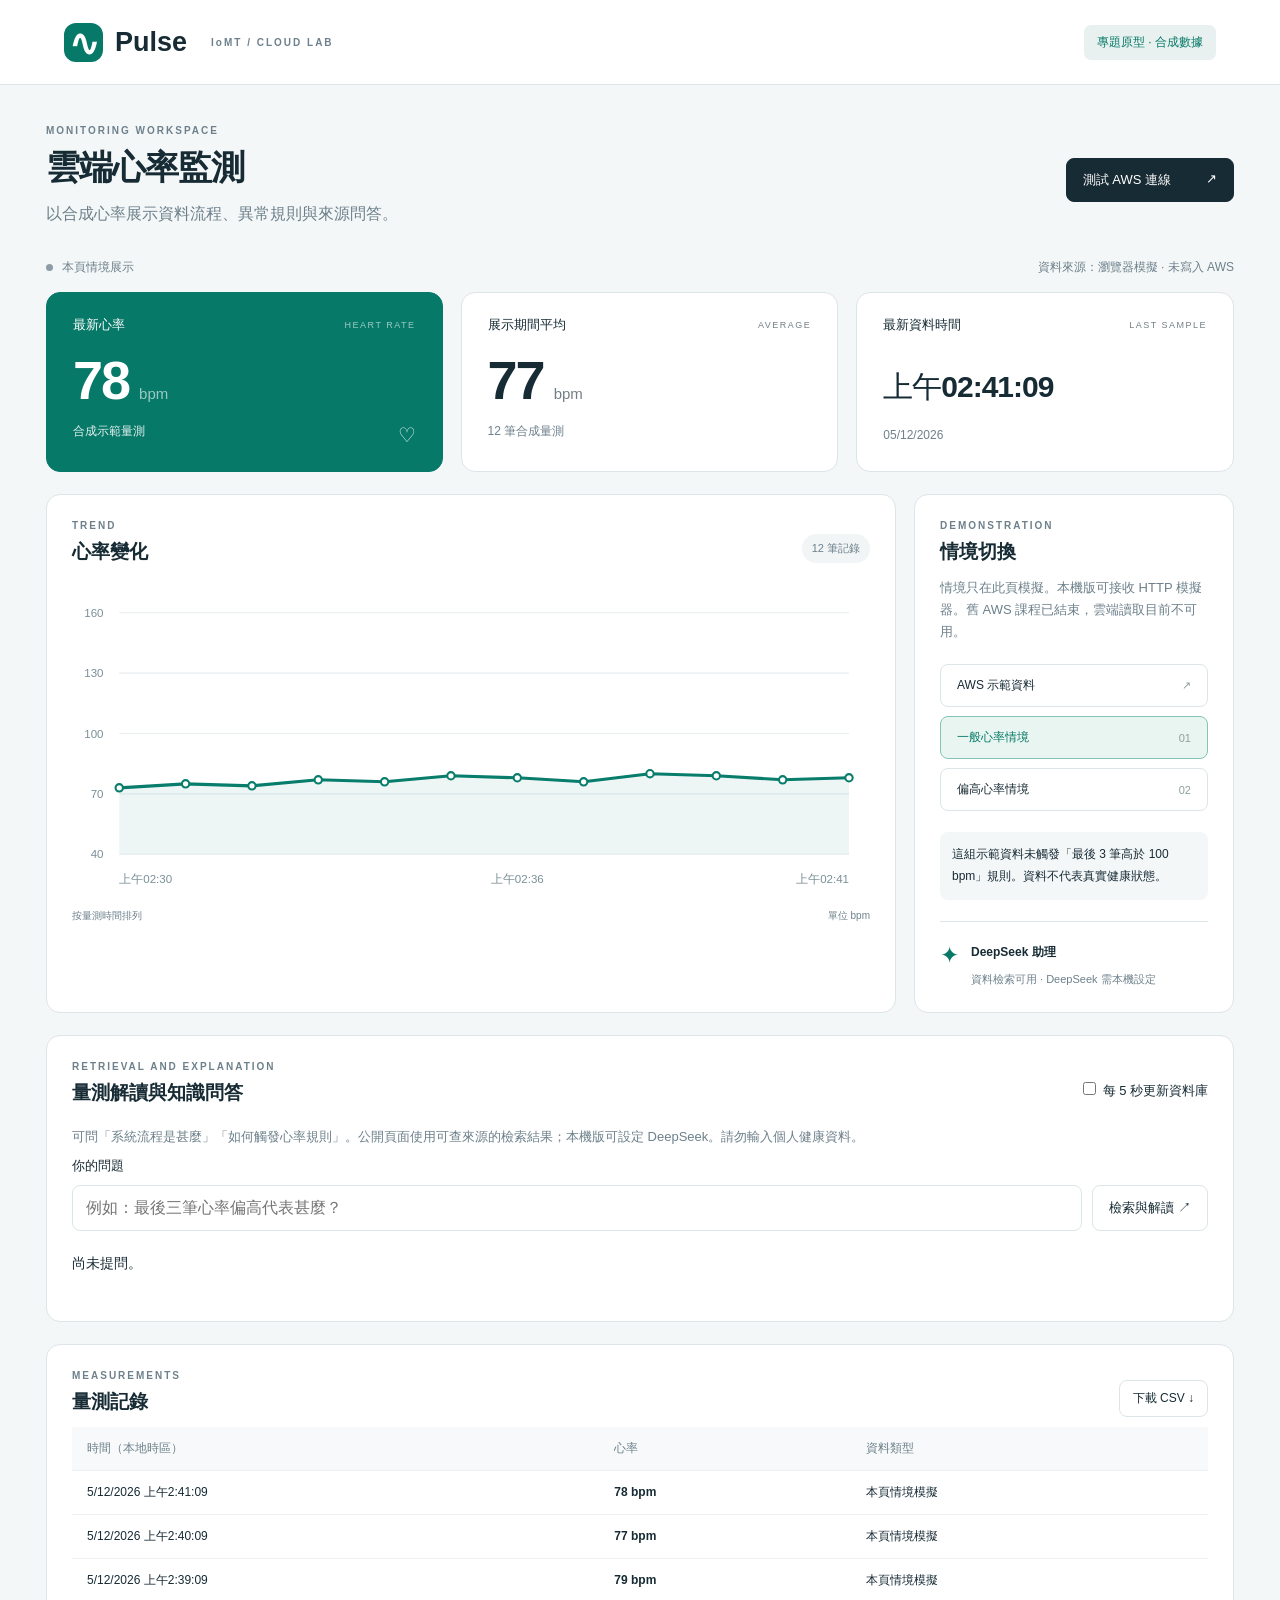
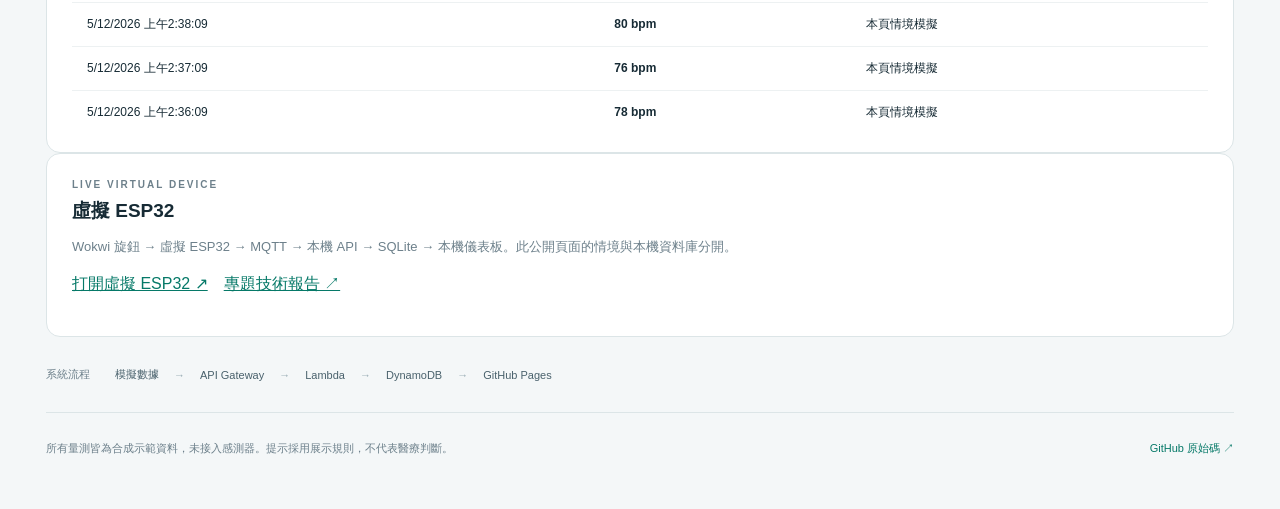
<file: docs/index.html>
<!doctype html>
<html lang="zh-Hant"><head><meta charset="utf-8"><meta name="viewport" content="width=device-width,initial-scale=1"><title>Pulse / IoMT 雲端監測展示</title><meta name="description" content="AWS 醫療物聯網專題展示：合成心率資料、趨勢及雲端讀取。"><link rel="icon" href="favicon.svg" type="image/svg+xml"><link rel="stylesheet" href="style.css"></head>
<body><header><a class="brand" href="./"><span class="mark">∿</span> Pulse<span class="brand-sub">IoMT / CLOUD LAB</span></a><span class="prototype">專題原型 · 合成數據</span></header>
<main><div class="intro"><div><p class="eyebrow">MONITORING WORKSPACE</p><h1>雲端心率監測</h1><p class="muted">以合成心率展示資料流程、異常規則與來源問答。</p></div><button id="refresh">測試 AWS 連線 <span>↗</span></button></div>
<div class="statusline" aria-live="polite"><span class="dot" id="dot"></span><span id="connection">正在連接 AWS…</span><span class="source" id="source">資料來源：等待回應</span></div>
<section class="metrics" aria-label="量測摘要"><article class="metric primary"><div class="metric-label">最新心率 <span>HEART RATE</span></div><div class="number"><strong id="rate">—</strong><span>bpm</span></div><div class="metric-bottom"><span id="level">等待資料</span><span>♡</span></div></article><article class="metric"><div class="metric-label">展示期間平均 <span>AVERAGE</span></div><div class="number"><strong id="average">—</strong><span>bpm</span></div><p id="count" class="metric-note">0 筆量測</p></article><article class="metric"><div class="metric-label">最新資料時間 <span>LAST SAMPLE</span></div><div class="time" id="time">—</div><p class="metric-note" id="date">等待雲端資料</p></article></section>
<div class="workspace"><section class="panel trend"><div class="panel-head"><div><p class="eyebrow">TREND</p><h2>心率變化</h2></div><span id="range" class="pill">—</span></div><div class="chart-wrap"><svg id="chart" viewBox="0 0 760 285" role="img" aria-label="等待心率數據"><text x="380" y="140" text-anchor="middle" fill="#81929b">等待資料</text></svg></div><div class="chart-footer"><span>按量測時間排列</span><span>單位 bpm</span></div></section>
<aside class="panel"><p class="eyebrow">DEMONSTRATION</p><h2>情境切換</h2><p class="muted small">情境只在此頁模擬。本機版可接收 HTTP 模擬器。舊 AWS 課程已結束，雲端讀取目前不可用。</p><div class="scenario"><button id="cloud" class="selected" aria-pressed="true">AWS 示範資料 <span>↗</span></button><button id="normal" aria-pressed="false">一般心率情境 <span>01</span></button><button id="high" aria-pressed="false">偏高心率情境 <span>02</span></button></div><div class="notice" id="notice" aria-live="polite">等待讀取量測。</div><div class="ai"><span class="ai-icon">✦</span><div><strong>DeepSeek 助理</strong><p id="ai-status">資料檢索可用 · DeepSeek 需本機設定</p></div></div></aside></div>
<section class="panel assistant" aria-labelledby="assistant-heading"><div class="panel-head"><div><p class="eyebrow">RETRIEVAL AND EXPLANATION</p><h2 id="assistant-heading">量測解讀與知識問答</h2></div><label class="small"><input type="checkbox" id="live"> 每 5 秒更新資料庫</label></div><p class="muted small">可問「系統流程是甚麼」「如何觸發心率規則」。公開頁面使用可查來源的檢索結果；本機版可設定 DeepSeek。請勿輸入個人健康資料。</p><form id="ask-form"><label for="question">你的問題</label><div class="ask-row"><input id="question" name="question" maxlength="500" required placeholder="例如：最後三筆心率偏高代表甚麼？"><button id="ask" type="submit">檢索與解讀 ↗</button></div></form><div id="answer" class="answer" aria-live="polite">尚未提問。</div><nav id="citations" aria-label="回答來源"></nav></section>
<section class="panel records"><div class="panel-head"><div><p class="eyebrow">MEASUREMENTS</p><h2>量測記錄</h2></div><button id="download" class="quiet" disabled>下載 CSV ↓</button></div><div class="table-wrap"><table><thead><tr><th>時間（本地時區）</th><th>心率</th><th>資料類型</th></tr></thead><tbody id="rows"><tr><td colspan="3">等待資料</td></tr></tbody></table></div></section>
<section class="panel"><p class="eyebrow">LIVE VIRTUAL DEVICE</p><h2>虛擬 ESP32</h2><p class="muted small">Wokwi 旋鈕 → 虛擬 ESP32 → MQTT → 本機 API → SQLite → 本機儀表板。此公開頁面的情境與本機資料庫分開。</p><p><a href="https://wokwi.com/projects/480447773460293633" target="_blank" rel="noopener">打開虛擬 ESP32 ↗</a>　<a href="report.html">專題技術報告 ↗</a></p></section><section class="architecture"><span>系統流程</span><div><b>模擬數據</b><i>→</i><b>API Gateway</b><i>→</i><b>Lambda</b><i>→</i><b>DynamoDB</b><i>→</i><b>GitHub Pages</b></div></section>
<footer><p>所有量測皆為合成示範資料，未接入感測器。提示採用展示規則，不代表醫療判斷。</p><a href="https://github.com/LIJiaBao-2526/iomt-aws-dashboard" target="_blank" rel="noopener">GitHub 原始碼 ↗</a></footer></main><script src="logic.js"></script><script src="app.js"></script></body></html>
</file>
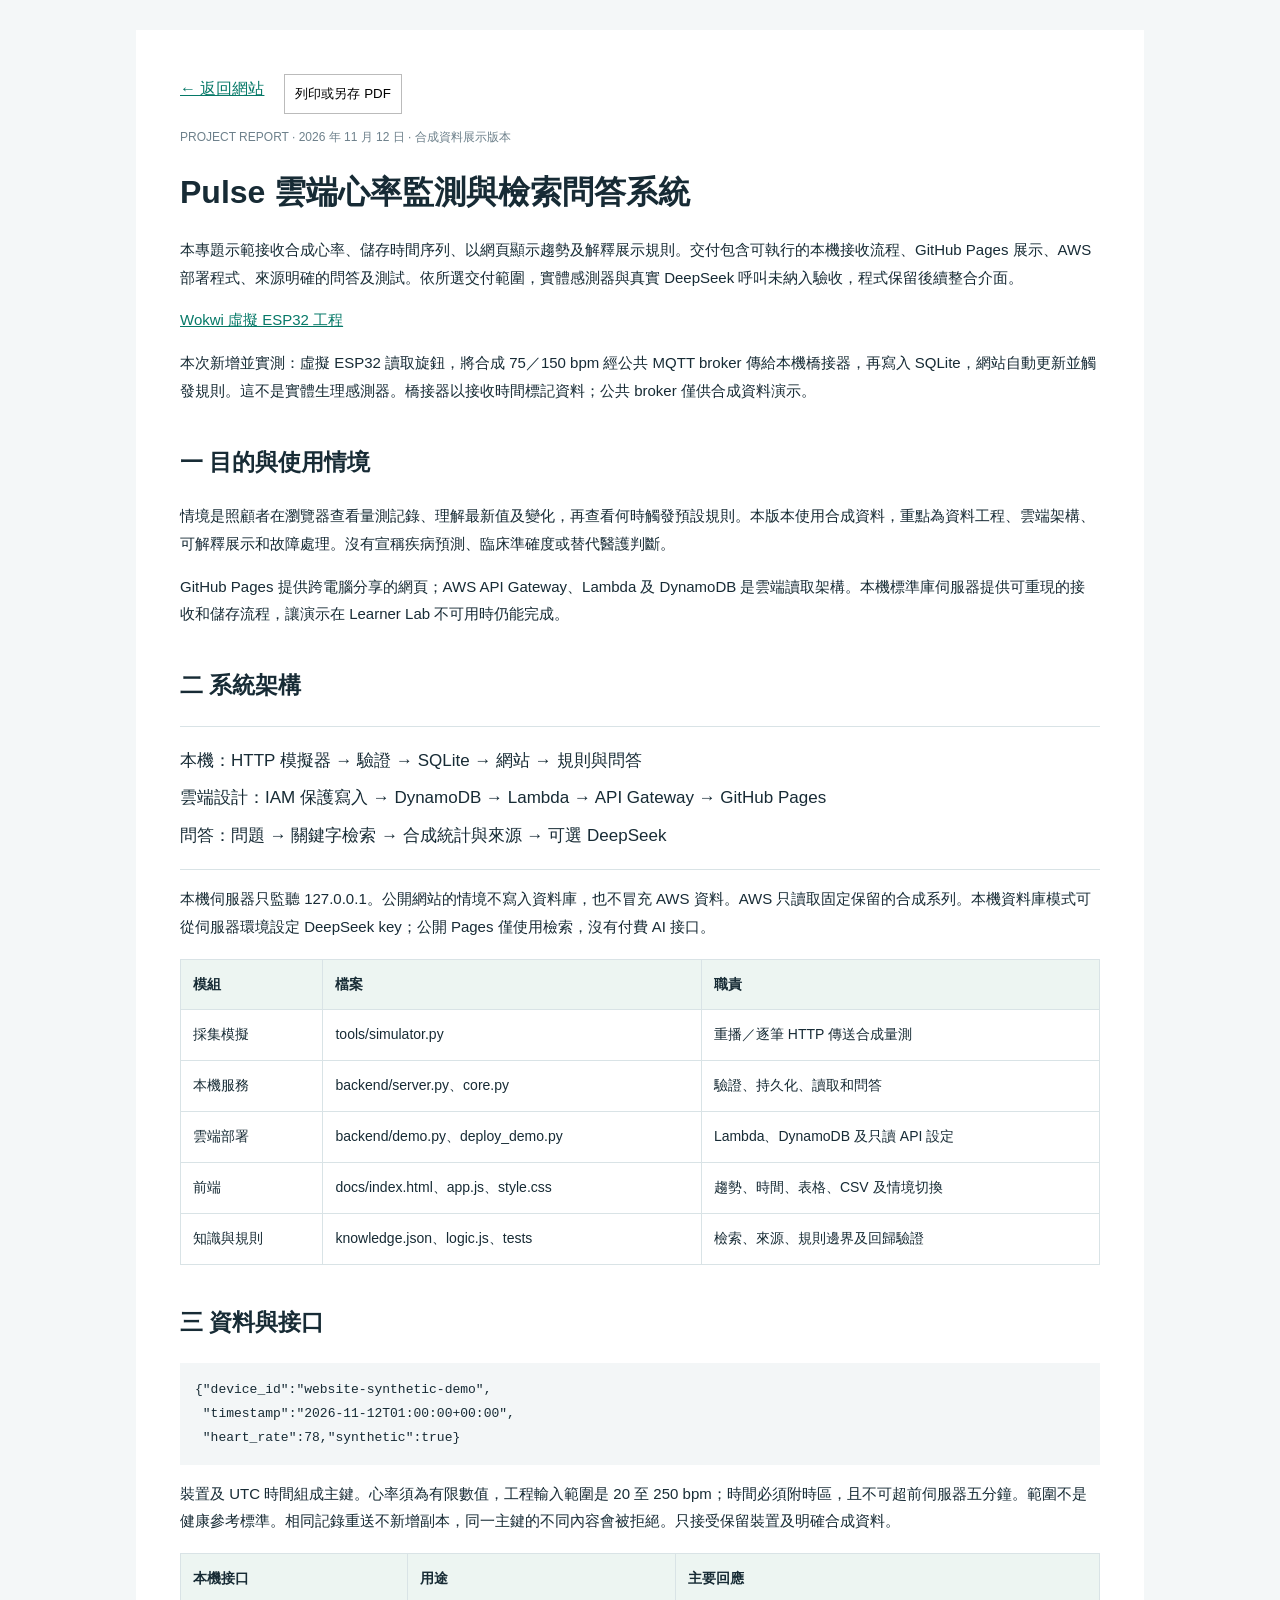
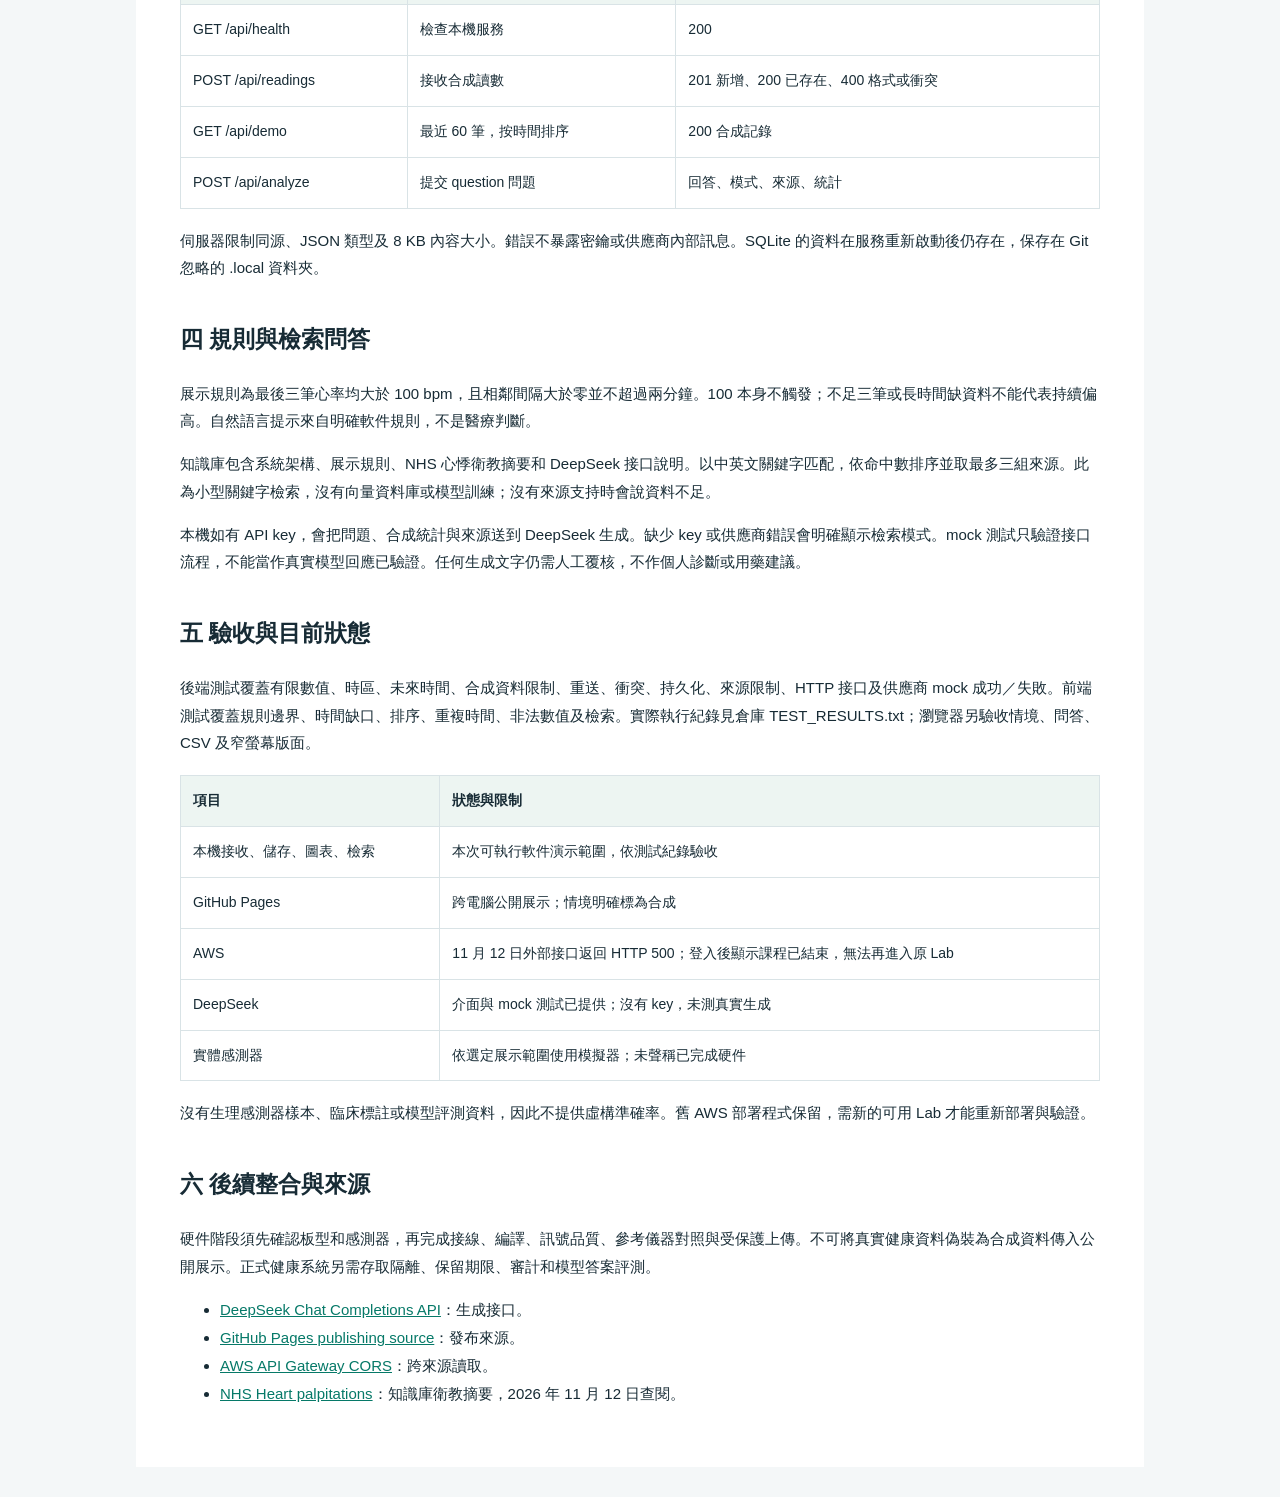
<file: docs/report.html>
<!doctype html><html lang="zh-Hant"><head><meta charset="utf-8"><meta name="viewport" content="width=device-width,initial-scale=1"><title>Pulse 專題技術報告</title><link rel="icon" href="favicon.svg"><style>
body{font-family:'Segoe UI','Microsoft JhengHei',sans-serif;color:#172b35;line-height:1.85;margin:0;background:#f4f7f8}main{max-width:920px;margin:30px auto;background:#fff;padding:44px}h1{font-size:32px;line-height:1.4}h2{font-size:23px;margin-top:36px}a{color:#067968}table{border-collapse:collapse;width:100%;font-size:14px;margin:18px 0}td,th{border:1px solid #d9e3e6;padding:12px;text-align:left;vertical-align:top}th{background:#edf5f2}pre{background:#f3f6f7;padding:15px;white-space:pre-wrap;overflow-wrap:anywhere}p,li{font-size:15px}.small{font-size:12px;color:#6d808b}.flow{font-size:17px;line-height:2.2;border-block:1px solid #d9e3e6;padding:15px 0}.actions{display:flex;gap:20px}button{padding:10px;border:1px solid #bbb;background:white;cursor:pointer}@media(max-width:600px){main{margin:0;padding:24px}table{font-size:12px}td,th{padding:7px}}@media print{body{background:white}main{margin:0;padding:0;max-width:none}.actions{display:none}h2,h3{break-after:avoid}tr,pre{break-inside:avoid}a{color:inherit}@page{size:A4;margin:18mm}}
</style></head><body><main><div class="actions"><a href="./">← 返回網站</a><button onclick="window.print()">列印或另存 PDF</button></div><p class="small">PROJECT REPORT · 2026 年 11 月 12 日 · 合成資料展示版本</p><h1>Pulse 雲端心率監測與檢索問答系統</h1><p>本專題示範接收合成心率、儲存時間序列、以網頁顯示趨勢及解釋展示規則。交付包含可執行的本機接收流程、GitHub Pages 展示、AWS 部署程式、來源明確的問答及測試。依所選交付範圍，實體感測器與真實 DeepSeek 呼叫未納入驗收，程式保留後續整合介面。</p>
<p><a href="https://wokwi.com/projects/480447773460293633">Wokwi 虛擬 ESP32 工程</a></p><p>本次新增並實測：虛擬 ESP32 讀取旋鈕，將合成 75／150 bpm 經公共 MQTT broker 傳給本機橋接器，再寫入 SQLite，網站自動更新並觸發規則。這不是實體生理感測器。橋接器以接收時間標記資料；公共 broker 僅供合成資料演示。</p><h2>一 目的與使用情境</h2><p>情境是照顧者在瀏覽器查看量測記錄、理解最新值及變化，再查看何時觸發預設規則。本版本使用合成資料，重點為資料工程、雲端架構、可解釋展示和故障處理。沒有宣稱疾病預測、臨床準確度或替代醫護判斷。</p><p>GitHub Pages 提供跨電腦分享的網頁；AWS API Gateway、Lambda 及 DynamoDB 是雲端讀取架構。本機標準庫伺服器提供可重現的接收和儲存流程，讓演示在 Learner Lab 不可用時仍能完成。</p>
<h2 id="architecture">二 系統架構</h2><div class="flow">本機：HTTP 模擬器 → 驗證 → SQLite → 網站 → 規則與問答<br>雲端設計：IAM 保護寫入 → DynamoDB → Lambda → API Gateway → GitHub Pages<br>問答：問題 → 關鍵字檢索 → 合成統計與來源 → 可選 DeepSeek</div><p>本機伺服器只監聽 127.0.0.1。公開網站的情境不寫入資料庫，也不冒充 AWS 資料。AWS 只讀取固定保留的合成系列。本機資料庫模式可從伺服器環境設定 DeepSeek key；公開 Pages 僅使用檢索，沒有付費 AI 接口。</p><table><thead><tr><th>模組</th><th>檔案</th><th>職責</th></tr></thead><tbody><tr><td>採集模擬</td><td>tools/simulator.py</td><td>重播／逐筆 HTTP 傳送合成量測</td></tr><tr><td>本機服務</td><td>backend/server.py、core.py</td><td>驗證、持久化、讀取和問答</td></tr><tr><td>雲端部署</td><td>backend/demo.py、deploy_demo.py</td><td>Lambda、DynamoDB 及只讀 API 設定</td></tr><tr><td>前端</td><td>docs/index.html、app.js、style.css</td><td>趨勢、時間、表格、CSV 及情境切換</td></tr><tr><td>知識與規則</td><td>knowledge.json、logic.js、tests</td><td>檢索、來源、規則邊界及回歸驗證</td></tr></tbody></table>
<h2>三 資料與接口</h2><pre>{"device_id":"website-synthetic-demo",
 "timestamp":"2026-11-12T01:00:00+00:00",
 "heart_rate":78,"synthetic":true}</pre><p>裝置及 UTC 時間組成主鍵。心率須為有限數值，工程輸入範圍是 20 至 250 bpm；時間必須附時區，且不可超前伺服器五分鐘。範圍不是健康參考標準。相同記錄重送不新增副本，同一主鍵的不同內容會被拒絕。只接受保留裝置及明確合成資料。</p><table><thead><tr><th>本機接口</th><th>用途</th><th>主要回應</th></tr></thead><tbody><tr><td>GET /api/health</td><td>檢查本機服務</td><td>200</td></tr><tr><td>POST /api/readings</td><td>接收合成讀數</td><td>201 新增、200 已存在、400 格式或衝突</td></tr><tr><td>GET /api/demo</td><td>最近 60 筆，按時間排序</td><td>200 合成記錄</td></tr><tr><td>POST /api/analyze</td><td>提交 question 問題</td><td>回答、模式、來源、統計</td></tr></tbody></table><p>伺服器限制同源、JSON 類型及 8 KB 內容大小。錯誤不暴露密鑰或供應商內部訊息。SQLite 的資料在服務重新啟動後仍存在，保存在 Git 忽略的 .local 資料夾。</p>
<h2 id="rules">四 規則與檢索問答</h2><p>展示規則為最後三筆心率均大於 100 bpm，且相鄰間隔大於零並不超過兩分鐘。100 本身不觸發；不足三筆或長時間缺資料不能代表持續偏高。自然語言提示來自明確軟件規則，不是醫療判斷。</p><p>知識庫包含系統架構、展示規則、NHS 心悸衛教摘要和 DeepSeek 接口說明。以中英文關鍵字匹配，依命中數排序並取最多三組來源。此為小型關鍵字檢索，沒有向量資料庫或模型訓練；沒有來源支持時會說資料不足。</p><p>本機如有 API key，會把問題、合成統計與來源送到 DeepSeek 生成。缺少 key 或供應商錯誤會明確顯示檢索模式。mock 測試只驗證接口流程，不能當作真實模型回應已驗證。任何生成文字仍需人工覆核，不作個人診斷或用藥建議。</p>
<h2>五 驗收與目前狀態</h2><p>後端測試覆蓋有限數值、時區、未來時間、合成資料限制、重送、衝突、持久化、來源限制、HTTP 接口及供應商 mock 成功／失敗。前端測試覆蓋規則邊界、時間缺口、排序、重複時間、非法數值及檢索。實際執行紀錄見倉庫 TEST_RESULTS.txt；瀏覽器另驗收情境、問答、CSV 及窄螢幕版面。</p><table><thead><tr><th>項目</th><th>狀態與限制</th></tr></thead><tbody><tr><td>本機接收、儲存、圖表、檢索</td><td>本次可執行軟件演示範圍，依測試紀錄驗收</td></tr><tr><td>GitHub Pages</td><td>跨電腦公開展示；情境明確標為合成</td></tr><tr><td>AWS</td><td>11 月 12 日外部接口返回 HTTP 500；登入後顯示課程已結束，無法再進入原 Lab</td></tr><tr><td>DeepSeek</td><td>介面與 mock 測試已提供；沒有 key，未測真實生成</td></tr><tr><td>實體感測器</td><td>依選定展示範圍使用模擬器；未聲稱已完成硬件</td></tr></tbody></table><p>沒有生理感測器樣本、臨床標註或模型評測資料，因此不提供虛構準確率。舊 AWS 部署程式保留，需新的可用 Lab 才能重新部署與驗證。</p>
<h2>六 後續整合與來源</h2><p>硬件階段須先確認板型和感測器，再完成接線、編譯、訊號品質、參考儀器對照與受保護上傳。不可將真實健康資料偽裝為合成資料傳入公開展示。正式健康系統另需存取隔離、保留期限、審計和模型答案評測。</p><ul><li><a href="https://api-docs.deepseek.com/api/create-chat-completion/">DeepSeek Chat Completions API</a>：生成接口。</li><li><a href="https://docs.github.com/en/pages/getting-started-with-github-pages/configuring-a-publishing-source-for-your-github-pages-site">GitHub Pages publishing source</a>：發布來源。</li><li><a href="https://docs.aws.amazon.com/apigateway/latest/developerguide/how-to-cors.html">AWS API Gateway CORS</a>：跨來源讀取。</li><li><a href="https://www.nhs.uk/symptoms/heart-palpitations/">NHS Heart palpitations</a>：知識庫衛教摘要，2026 年 11 月 12 日查閱。</li></ul></main></body></html>
</file>
<file: docs/style.css>
:root{--ink:#172b35;--muted:#6d808b;--teal:#067968;--line:#dce5e7;--bg:#f4f7f8}*{box-sizing:border-box}body{margin:0;background:var(--bg);font-family:Inter,"Segoe UI","Microsoft JhengHei",sans-serif;color:var(--ink)}header{height:85px;border-bottom:1px solid var(--line);display:flex;align-items:center;justify-content:space-between;padding:0 max(5vw,22px);background:#fff}.brand{display:flex;align-items:center;gap:12px;color:var(--ink);text-decoration:none;font-size:27px;font-weight:750}.mark{background:var(--teal);color:#fff;width:39px;height:39px;border-radius:12px;display:grid;place-items:center;font-size:36px}.brand-sub{font-size:10px;letter-spacing:2px;margin-left:12px;color:var(--muted);font-weight:600}.prototype{font-size:12px;background:#e8f1ef;color:var(--teal);padding:9px 13px;border-radius:7px}main{max-width:1240px;margin:0 auto;padding:40px 26px}.intro{display:flex;align-items:center;justify-content:space-between;gap:20px}h1{font-size:34px;letter-spacing:-1px;margin:9px 0}h2{font-size:19px;margin:8px 0 12px}.eyebrow{font-size:10px;letter-spacing:2px;font-weight:700;color:var(--muted);margin:0}.muted{color:var(--muted);line-height:1.7;margin:8px 0}.small{font-size:13px}button{font:inherit;cursor:pointer;border:1px solid var(--line);border-radius:8px;padding:12px 16px;background:white;color:var(--ink);transition:.15s}button:hover{border-color:var(--teal);background:#eef8f5}button:focus-visible,a:focus-visible{outline:3px solid #7bcaba;outline-offset:3px}button:disabled{opacity:.5;cursor:default}#refresh{background:var(--ink);color:white;border-color:var(--ink);font-size:13px;display:flex;gap:35px}.statusline{display:flex;align-items:center;gap:9px;margin:24px 0 16px;font-size:12px;color:var(--muted)}.dot{width:7px;height:7px;border-radius:50%;background:#8d9ca6}.dot.ok{background:#0aa082}.dot.fail{background:#db7c37}.source{margin-left:auto}.metrics{display:grid;grid-template-columns:1.05fr 1fr 1fr;gap:18px}.metric{border:1px solid var(--line);background:#fff;border-radius:14px;padding:23px 26px;min-height:180px}.metric.primary{color:white;background:var(--teal);border-color:var(--teal)}.metric-label{font-size:13px;display:flex;justify-content:space-between;align-items:center}.metric-label span{font-size:9px;letter-spacing:1.5px;opacity:.6}.number{display:flex;align-items:baseline;gap:10px;margin:15px 0 12px}.number strong{font-size:54px;font-weight:550;letter-spacing:-2px}.number>span{font-size:15px;opacity:.6}.metric-bottom{font-size:12px;display:flex;justify-content:space-between;opacity:.9}.metric-bottom>span:last-child{font-size:20px}.metric-note{font-size:12px;color:var(--muted);margin:10px 0 0}.time{font-size:30px;letter-spacing:-1px;margin:33px 0 20px;font-weight:550}.workspace{display:grid;grid-template-columns:1fr 320px;gap:18px;margin:22px 0}.panel{border:1px solid var(--line);border-radius:14px;padding:25px;background:#fff;min-width:0}.panel-head{display:flex;align-items:center;justify-content:space-between;gap:10px}.pill{background:#f1f5f6;border-radius:20px;padding:7px 10px;font-size:11px;color:var(--muted)}.chart-wrap{margin-top:20px}svg{width:100%;display:block}.chart-footer{display:flex;justify-content:space-between;font-size:10px;color:var(--muted);padding:13px 0 0}.scenario{display:grid;gap:9px;margin:21px 0}.scenario button{display:flex;justify-content:space-between;align-items:center;font-size:12px;text-align:left}.scenario button span{font-size:11px;color:#8da09f}.scenario .selected{background:#e9f5f0;color:var(--teal);border-color:#82c5b6}.notice{font-size:12px;line-height:1.8;padding:12px;background:#f4f7f8;border-radius:8px}.notice.warn{background:#fff1e4;color:#915320}.ai{display:flex;gap:12px;margin-top:21px;border-top:1px solid var(--line);padding-top:20px}.ai-icon{font-size:23px;color:var(--teal)}.ai strong{font-size:12px}.ai p{font-size:11px;color:var(--muted);margin-bottom:0}.quiet{font-size:12px;padding:9px 13px}.table-wrap{overflow-x:auto;max-height:300px}table{border-collapse:collapse;width:100%;text-align:left;font-size:12px}th{color:var(--muted);font-weight:500;background:#f7f9fa;position:sticky;top:0}th,td{padding:13px 15px;border-bottom:1px solid #edf1f2}td:nth-child(2){font-weight:650}.architecture{display:flex;gap:25px;align-items:center;margin:30px 0;font-size:11px;color:var(--muted)}.architecture>div{display:flex;flex-wrap:wrap;gap:15px;align-items:center}.architecture b{font-weight:500;color:#49616c}.architecture i{font-style:normal;color:#9aadb5}footer{display:flex;align-items:center;justify-content:space-between;gap:20px;border-top:1px solid var(--line);padding-top:15px;color:var(--muted);font-size:11px;line-height:1.7}footer a{color:var(--teal);white-space:nowrap;text-decoration:none}@media(max-width:850px){.workspace{grid-template-columns:1fr}.brand-sub{display:none}.metric-label{display:block}.metric-label span{display:block;margin-top:6px}.time{font-size:24px}.metric{padding:20px}.architecture{align-items:flex-start}}@media(max-width:560px){header{height:70px}.brand{font-size:22px}.prototype{font-size:10px}main{padding:28px 16px}.intro{align-items:flex-start}h1{font-size:27px}.intro .muted{font-size:12px}#refresh{gap:7px;font-size:11px;padding:12px}.metrics{grid-template-columns:1fr 1fr;gap:10px}.metric.primary{grid-column:1/-1}.number strong{font-size:43px}.time{font-size:22px;margin:28px 0 20px}.source{max-width:160px;text-align:right}.panel{padding:19px}.architecture{display:block}.architecture>div{margin-top:12px;gap:10px}footer{align-items:flex-start;flex-direction:column;gap:0}}

.assistant,.team{margin:22px 0}.ask-row{display:flex;gap:10px;margin:10px 0}input[type=text],input:not([type]){font:inherit;width:100%;padding:13px;border:1px solid var(--line);border-radius:8px;min-width:0}form label{font-size:13px}.ask-row button{white-space:nowrap;font-size:13px}.answer{white-space:pre-wrap;line-height:1.8;font-size:14px;margin:20px 0}#citations{display:flex;gap:15px;flex-wrap:wrap;font-size:12px}a{color:var(--teal)}.team-grid{display:grid;grid-template-columns:repeat(4,1fr);gap:20px;margin-top:24px}.team-grid article{border-top:2px solid #8dc7ba;padding-top:15px}.team-grid span,.team-grid small{font-size:12px;color:var(--muted);line-height:1.7}.team-grid h3{font-size:17px}.team-grid p{font-size:14px}input:focus-visible{outline:3px solid #7bcaba;outline-offset:2px}@media(max-width:850px){.team-grid{grid-template-columns:1fr 1fr}}@media(max-width:560px){.ask-row{flex-direction:column}.team-grid{grid-template-columns:1fr}.assistant .panel-head{align-items:flex-start;flex-direction:column}}
</file>
